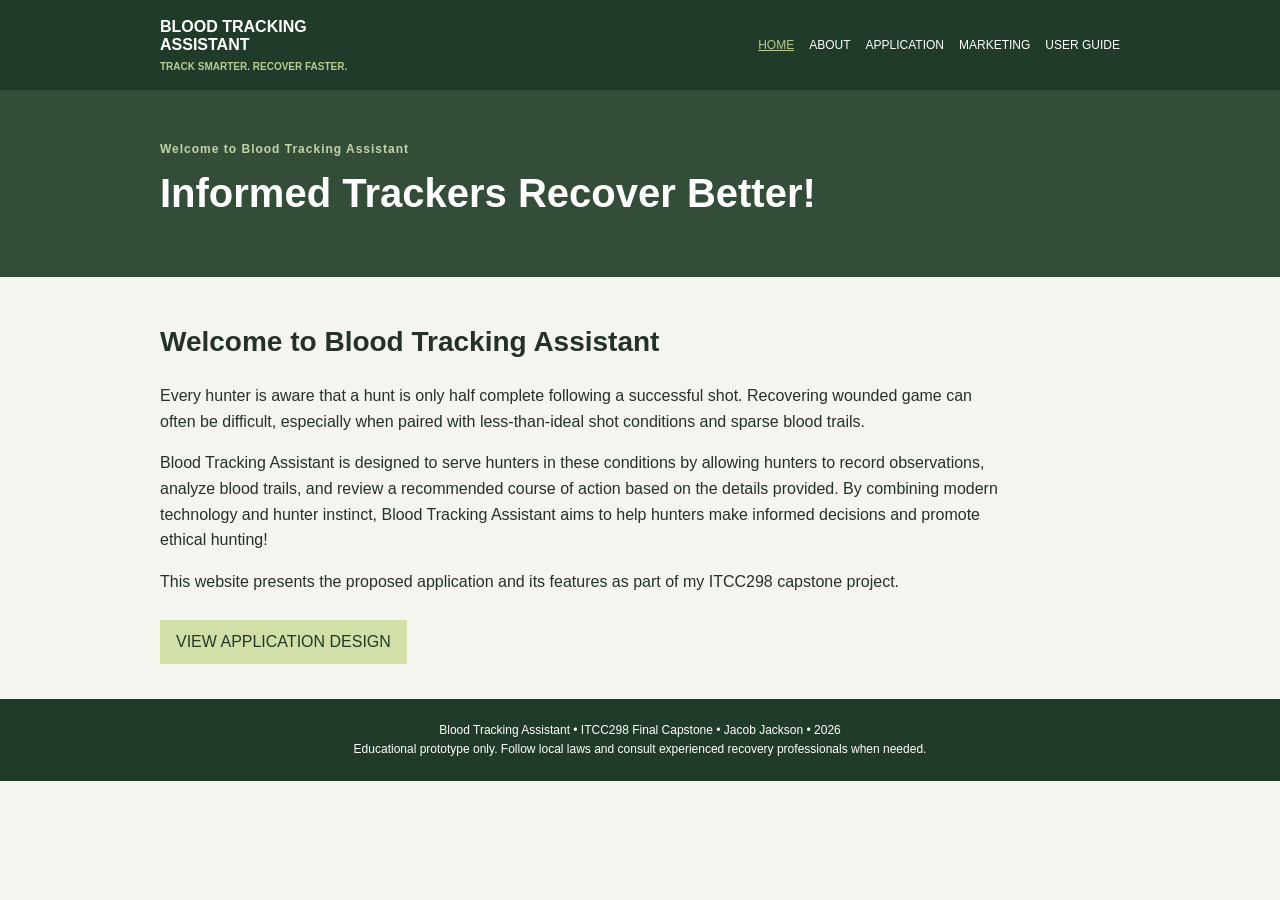
<file: index.html>
<!DOCTYPE html>

<html lang="en"><head><meta charset="utf-8"/><meta content="width=device-width,initial-scale=1" name="viewport"/><meta content="Blood Tracking Assistant — educational hunting recovery decision-support prototype by Jacob Jackson." name="description"/><title>Informed Trackers Recover Better! | Blood Tracking Assistant</title><link href="style.css" rel="stylesheet"/></head><body><header><nav aria-label="Main navigation" class="nav"><a class="brand" href="index.html">BLOOD TRACKING<br/>ASSISTANT<small>TRACK SMARTER. RECOVER FASTER.</small></a><div class="links"><a class="active" href="index.html">HOME</a><a class="" href="about.html">ABOUT</a><a class="" href="application.html">APPLICATION</a><a class="" href="marketing.html">MARKETING</a><a class="" href="guide.html">USER GUIDE</a></div></nav></header><main><section class="hero"><div class="container"><div class="eyebrow">Welcome to Blood Tracking Assistant</div><h1>Informed Trackers Recover Better!</h1></div></section><section class="container"><h2>Welcome to Blood Tracking Assistant</h2><p>Every hunter is aware that a hunt is only half complete following a successful shot. Recovering wounded game can often be difficult, especially when paired with less-than-ideal shot conditions and sparse blood trails.</p><p>Blood Tracking Assistant is designed to serve hunters in these conditions by allowing hunters to record observations, analyze blood trails, and review a recommended course of action based on the details provided. By combining modern technology and hunter instinct, Blood Tracking Assistant aims to help hunters make informed decisions and promote ethical hunting!</p><p>This website presents the proposed application and its features as part of my ITCC298 capstone project.</p><a class="btn" href="application.html">VIEW APPLICATION DESIGN</a></section></main><footer>Blood Tracking Assistant • ITCC298 Final Capstone • Jacob Jackson • 2026<br/>Educational prototype only. Follow local laws and consult experienced recovery professionals when needed.</footer></body></html>
</file>
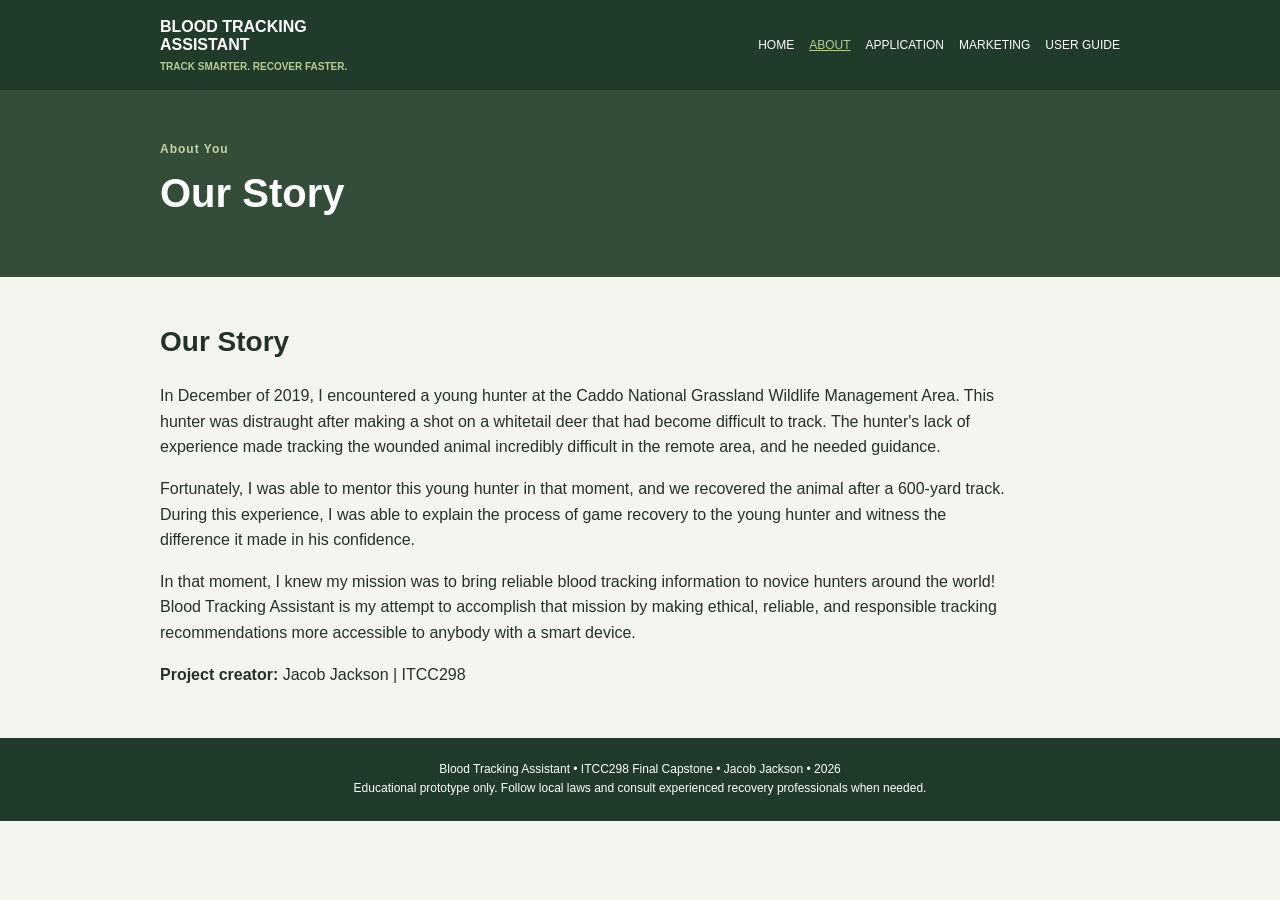
<file: about.html>
<!DOCTYPE html>

<html lang="en"><head><meta charset="utf-8"/><meta content="width=device-width,initial-scale=1" name="viewport"/><meta content="Blood Tracking Assistant — educational hunting recovery decision-support prototype by Jacob Jackson." name="description"/><title>Our Story | Blood Tracking Assistant</title><link href="style.css" rel="stylesheet"/></head><body><header><nav aria-label="Main navigation" class="nav"><a class="brand" href="index.html">BLOOD TRACKING<br/>ASSISTANT<small>TRACK SMARTER. RECOVER FASTER.</small></a><div class="links"><a class="" href="index.html">HOME</a><a class="active" href="about.html">ABOUT</a><a class="" href="application.html">APPLICATION</a><a class="" href="marketing.html">MARKETING</a><a class="" href="guide.html">USER GUIDE</a></div></nav></header><main><section class="hero"><div class="container"><div class="eyebrow">About You</div><h1>Our Story</h1></div></section><section class="container"><h2>Our Story</h2><p>In December of 2019, I encountered a young hunter at the Caddo National Grassland Wildlife Management Area. This hunter was distraught after making a shot on a whitetail deer that had become difficult to track. The hunter's lack of experience made tracking the wounded animal incredibly difficult in the remote area, and he needed guidance.</p><p>Fortunately, I was able to mentor this young hunter in that moment, and we recovered the animal after a 600-yard track. During this experience, I was able to explain the process of game recovery to the young hunter and witness the difference it made in his confidence.</p><p>In that moment, I knew my mission was to bring reliable blood tracking information to novice hunters around the world! Blood Tracking Assistant is my attempt to accomplish that mission by making ethical, reliable, and responsible tracking recommendations more accessible to anybody with a smart device.</p><p><strong>Project creator:</strong> Jacob Jackson | ITCC298</p></section></main><footer>Blood Tracking Assistant • ITCC298 Final Capstone • Jacob Jackson • 2026<br/>Educational prototype only. Follow local laws and consult experienced recovery professionals when needed.</footer></body></html>
</file>
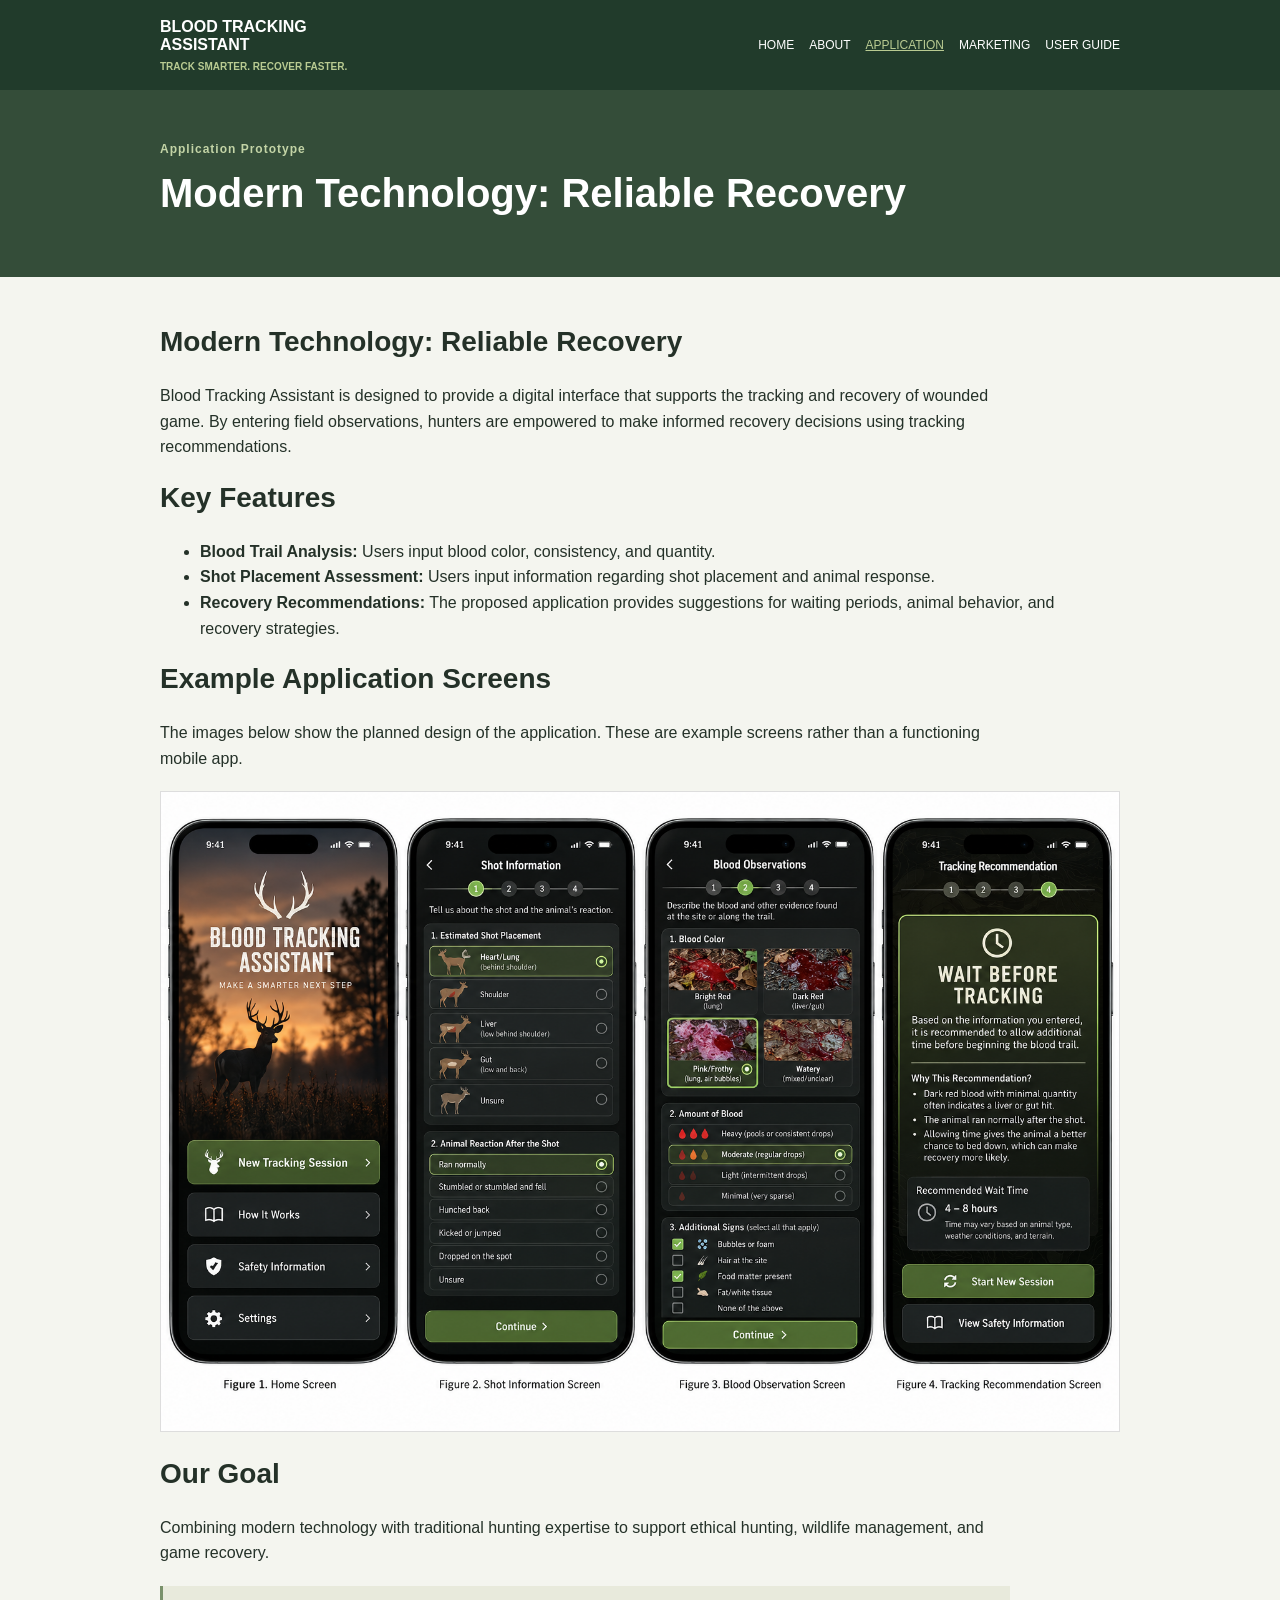
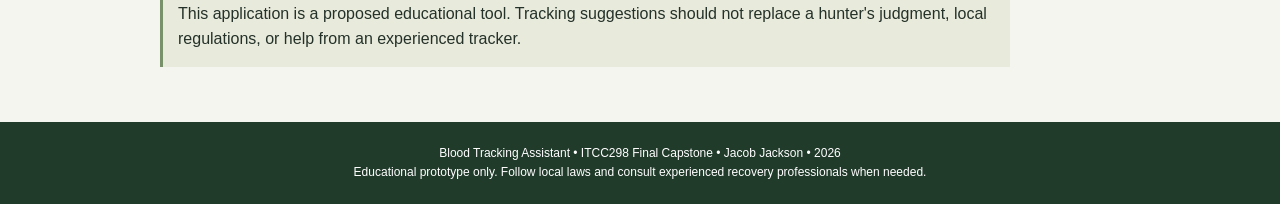
<file: application.html>
<!DOCTYPE html>

<html lang="en"><head><meta charset="utf-8"/><meta content="width=device-width,initial-scale=1" name="viewport"/><meta content="Blood Tracking Assistant — educational hunting recovery decision-support prototype by Jacob Jackson." name="description"/><title>Modern Technology: Reliable Recovery | Blood Tracking Assistant</title><link href="style.css" rel="stylesheet"/></head><body><header><nav aria-label="Main navigation" class="nav"><a class="brand" href="index.html">BLOOD TRACKING<br/>ASSISTANT<small>TRACK SMARTER. RECOVER FASTER.</small></a><div class="links"><a class="" href="index.html">HOME</a><a class="" href="about.html">ABOUT</a><a class="active" href="application.html">APPLICATION</a><a class="" href="marketing.html">MARKETING</a><a class="" href="guide.html">USER GUIDE</a></div></nav></header><main><section class="hero"><div class="container"><div class="eyebrow">Application Prototype</div><h1>Modern Technology: Reliable Recovery</h1></div></section><section class="container"><h2>Modern Technology: Reliable Recovery</h2><p>Blood Tracking Assistant is designed to provide a digital interface that supports the tracking and recovery of wounded game. By entering field observations, hunters are empowered to make informed recovery decisions using tracking recommendations.</p><h2>Key Features</h2><ul><li><strong>Blood Trail Analysis:</strong> Users input blood color, consistency, and quantity.</li><li><strong>Shot Placement Assessment:</strong> Users input information regarding shot placement and animal response.</li><li><strong>Recovery Recommendations:</strong> The proposed application provides suggestions for waiting periods, animal behavior, and recovery strategies.</li></ul><h2>Example Application Screens</h2><p>The images below show the planned design of the application. These are example screens rather than a functioning mobile app.</p><img alt="Four proposed Blood Tracking Assistant mobile app screens: home, shot information, blood observations, and tracking recommendations" class="wide-image" src="assets/app-screens.png"/><h2>Our Goal</h2><p>Combining modern technology with traditional hunting expertise to support ethical hunting, wildlife management, and game recovery.</p><p class="notice">This application is a proposed educational tool. Tracking suggestions should not replace a hunter's judgment, local regulations, or help from an experienced tracker.</p></section></main><footer>Blood Tracking Assistant • ITCC298 Final Capstone • Jacob Jackson • 2026<br/>Educational prototype only. Follow local laws and consult experienced recovery professionals when needed.</footer></body></html>
</file>
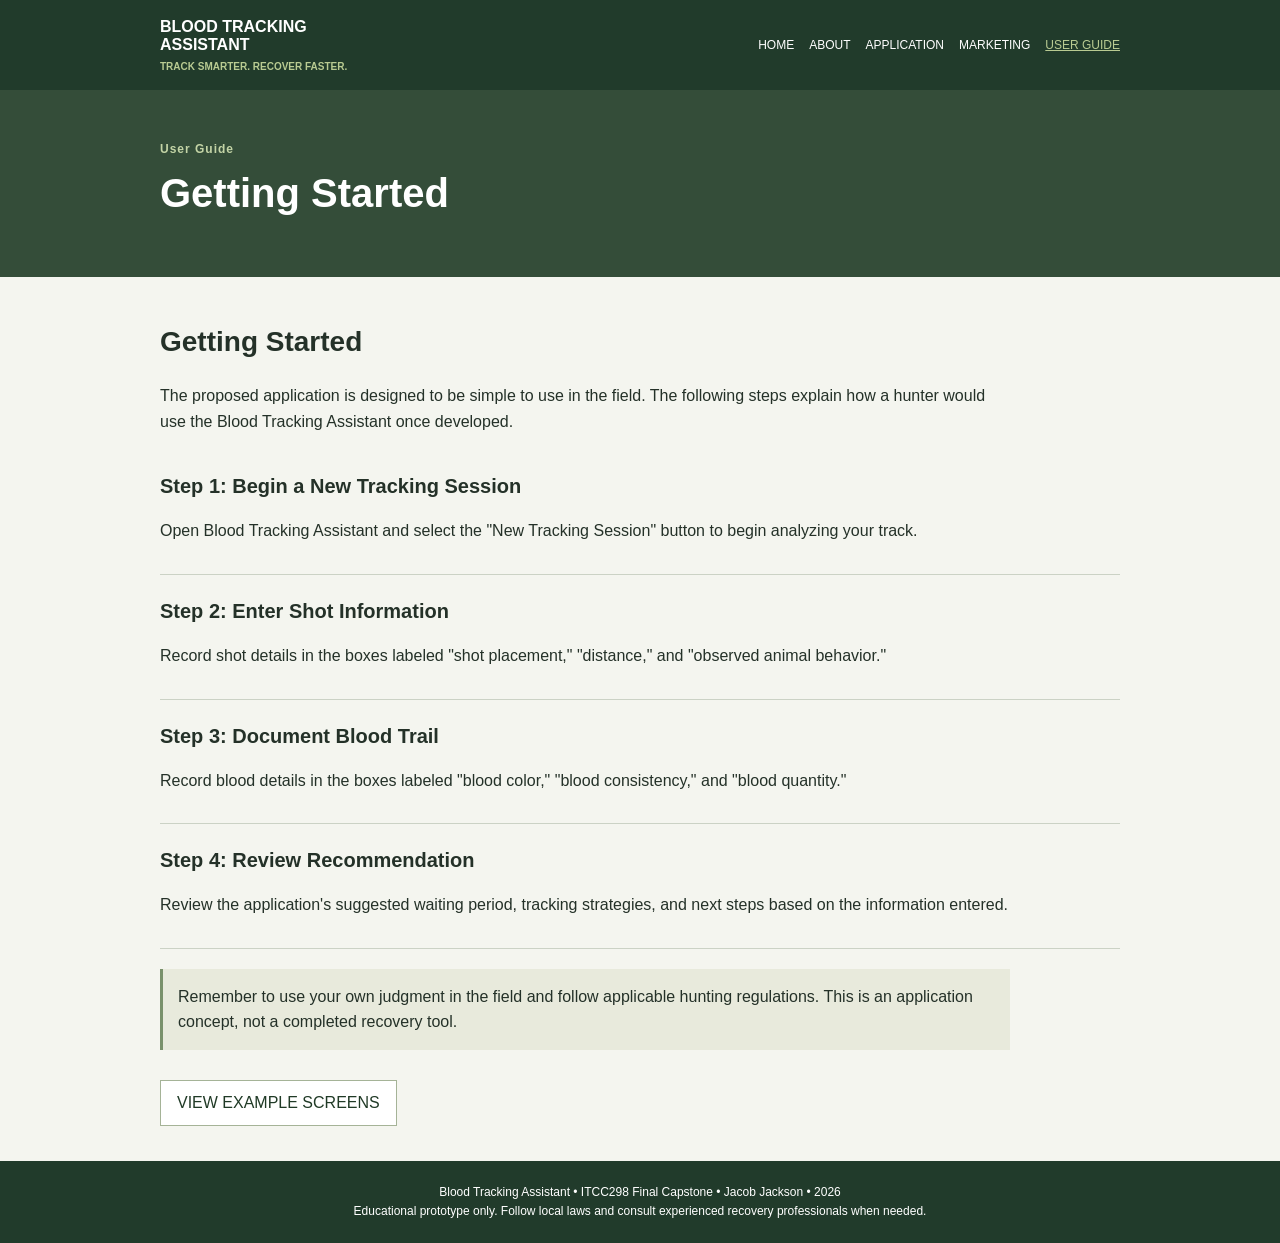
<file: guide.html>
<!DOCTYPE html>

<html lang="en"><head><meta charset="utf-8"/><meta content="width=device-width,initial-scale=1" name="viewport"/><meta content="Blood Tracking Assistant — educational hunting recovery decision-support prototype by Jacob Jackson." name="description"/><title>Getting Started | Blood Tracking Assistant</title><link href="style.css" rel="stylesheet"/></head><body><header><nav aria-label="Main navigation" class="nav"><a class="brand" href="index.html">BLOOD TRACKING<br/>ASSISTANT<small>TRACK SMARTER. RECOVER FASTER.</small></a><div class="links"><a class="" href="index.html">HOME</a><a class="" href="about.html">ABOUT</a><a class="" href="application.html">APPLICATION</a><a class="" href="marketing.html">MARKETING</a><a class="active" href="guide.html">USER GUIDE</a></div></nav></header><main><section class="hero"><div class="container"><div class="eyebrow">User Guide</div><h1>Getting Started</h1></div></section><section class="container"><h2>Getting Started</h2><p>The proposed application is designed to be simple to use in the field. The following steps explain how a hunter would use the Blood Tracking Assistant once developed.</p><div class="steps"><div class="step"><h3>Step 1: Begin a New Tracking Session</h3><p>Open Blood Tracking Assistant and select the "New Tracking Session" button to begin analyzing your track.</p></div><div class="step"><h3>Step 2: Enter Shot Information</h3><p>Record shot details in the boxes labeled "shot placement," "distance," and "observed animal behavior."</p></div><div class="step"><h3>Step 3: Document Blood Trail</h3><p>Record blood details in the boxes labeled "blood color," "blood consistency," and "blood quantity."</p></div><div class="step"><h3>Step 4: Review Recommendation</h3><p>Review the application's suggested waiting period, tracking strategies, and next steps based on the information entered.</p></div></div><p class="notice">Remember to use your own judgment in the field and follow applicable hunting regulations. This is an application concept, not a completed recovery tool.</p><a class="btn secondary" href="application.html">VIEW EXAMPLE SCREENS</a></section></main><footer>Blood Tracking Assistant • ITCC298 Final Capstone • Jacob Jackson • 2026<br/>Educational prototype only. Follow local laws and consult experienced recovery professionals when needed.</footer></body></html>
</file>
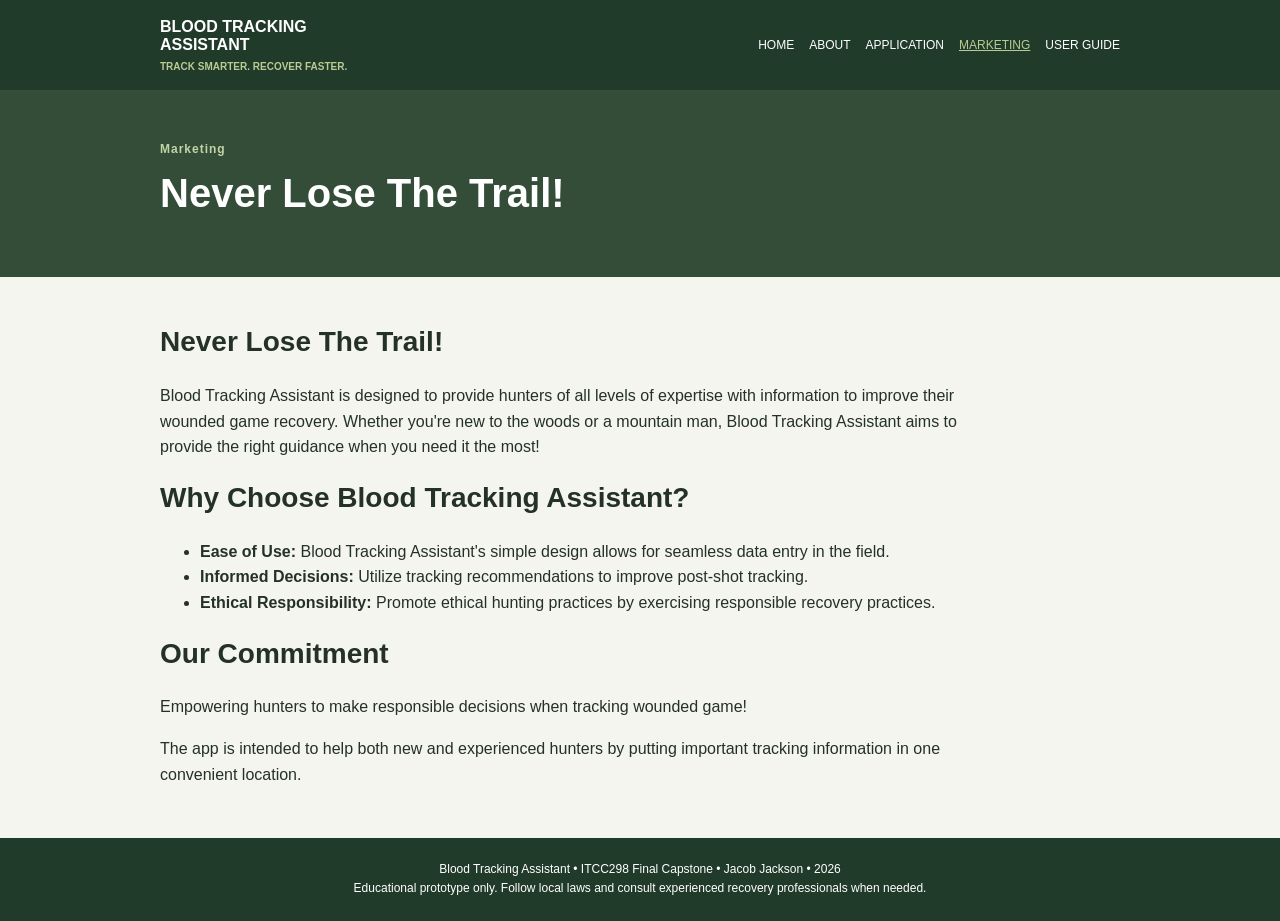
<file: marketing.html>
<!DOCTYPE html>

<html lang="en"><head><meta charset="utf-8"/><meta content="width=device-width,initial-scale=1" name="viewport"/><meta content="Blood Tracking Assistant — educational hunting recovery decision-support prototype by Jacob Jackson." name="description"/><title>Never Lose The Trail! | Blood Tracking Assistant</title><link href="style.css" rel="stylesheet"/></head><body><header><nav aria-label="Main navigation" class="nav"><a class="brand" href="index.html">BLOOD TRACKING<br/>ASSISTANT<small>TRACK SMARTER. RECOVER FASTER.</small></a><div class="links"><a class="" href="index.html">HOME</a><a class="" href="about.html">ABOUT</a><a class="" href="application.html">APPLICATION</a><a class="active" href="marketing.html">MARKETING</a><a class="" href="guide.html">USER GUIDE</a></div></nav></header><main><section class="hero"><div class="container"><div class="eyebrow">Marketing</div><h1>Never Lose The Trail!</h1></div></section><section class="container"><h2>Never Lose The Trail!</h2><p>Blood Tracking Assistant is designed to provide hunters of all levels of expertise with information to improve their wounded game recovery. Whether you're new to the woods or a mountain man, Blood Tracking Assistant aims to provide the right guidance when you need it the most!</p><h2>Why Choose Blood Tracking Assistant?</h2><ul><li><strong>Ease of Use:</strong> Blood Tracking Assistant's simple design allows for seamless data entry in the field.</li><li><strong>Informed Decisions:</strong> Utilize tracking recommendations to improve post-shot tracking.</li><li><strong>Ethical Responsibility:</strong> Promote ethical hunting practices by exercising responsible recovery practices.</li></ul><h2>Our Commitment</h2><p>Empowering hunters to make responsible decisions when tracking wounded game!</p><p>The app is intended to help both new and experienced hunters by putting important tracking information in one convenient location.</p></section></main><footer>Blood Tracking Assistant • ITCC298 Final Capstone • Jacob Jackson • 2026<br/>Educational prototype only. Follow local laws and consult experienced recovery professionals when needed.</footer></body></html>
</file>
<file: style.css>
:root{--green:#213b2b;--light:#e7e9db;--accent:#b9cb92}*{box-sizing:border-box}body{margin:0;font-family:Arial,Helvetica,sans-serif;line-height:1.6;background:#f4f5ef;color:#243128}header{background:var(--green);color:white}.nav{max-width:1000px;margin:auto;padding:18px 20px;display:flex;align-items:center;justify-content:space-between;gap:20px}.brand{color:white;font-weight:bold;text-decoration:none;line-height:1.15}.brand small{display:block;font-size:10px;color:var(--accent);margin-top:6px}.links{display:flex;gap:15px;flex-wrap:wrap}.links a{color:white;text-decoration:none;font-size:12px}.links a.active,.links a:hover{text-decoration:underline;color:var(--accent)}.hero{background:#344d39;color:white;padding:50px 0}.container{max-width:1000px;margin:auto;padding:35px 20px}.hero .container{padding:0 20px}.eyebrow{font-size:12px;font-weight:bold;letter-spacing:1px;color:#c3d4a6}h1{font-size:40px;line-height:1.2;margin:10px 0}h2{font-size:28px;margin:8px 0 18px}h3{font-size:20px;margin:6px 0}.lead{font-size:18px;max-width:760px}p{max-width:850px}.grid{display:grid;grid-template-columns:repeat(3,1fr);gap:15px;margin:25px 0}.card{background:white;border:1px solid #cbd2c5;padding:18px}.number{color:#4a674b;font-size:12px;font-weight:bold}.band{background:var(--light)}.btn{display:inline-block;background:#d2dfa9;color:#203a26;padding:9px 16px;text-decoration:none;margin:10px 10px 0 0}.btn.secondary{background:#fff;border:1px solid #a5b397}.wide-image{display:block;width:100%;background:white;border:1px solid #ddd;margin:20px 0}.step{border-bottom:1px solid #cbd2c5;padding:14px 0}.notice{background:#e8eadc;padding:15px;border-left:3px solid #79916b;margin:20px 0}footer{padding:22px;text-align:center;background:#213b2b;color:white;font-size:12px}@media(max-width:700px){.nav{display:block}.brand{display:block;margin-bottom:15px}.grid{grid-template-columns:1fr}.hero{padding:35px 0}h1{font-size:32px}}
</file>
